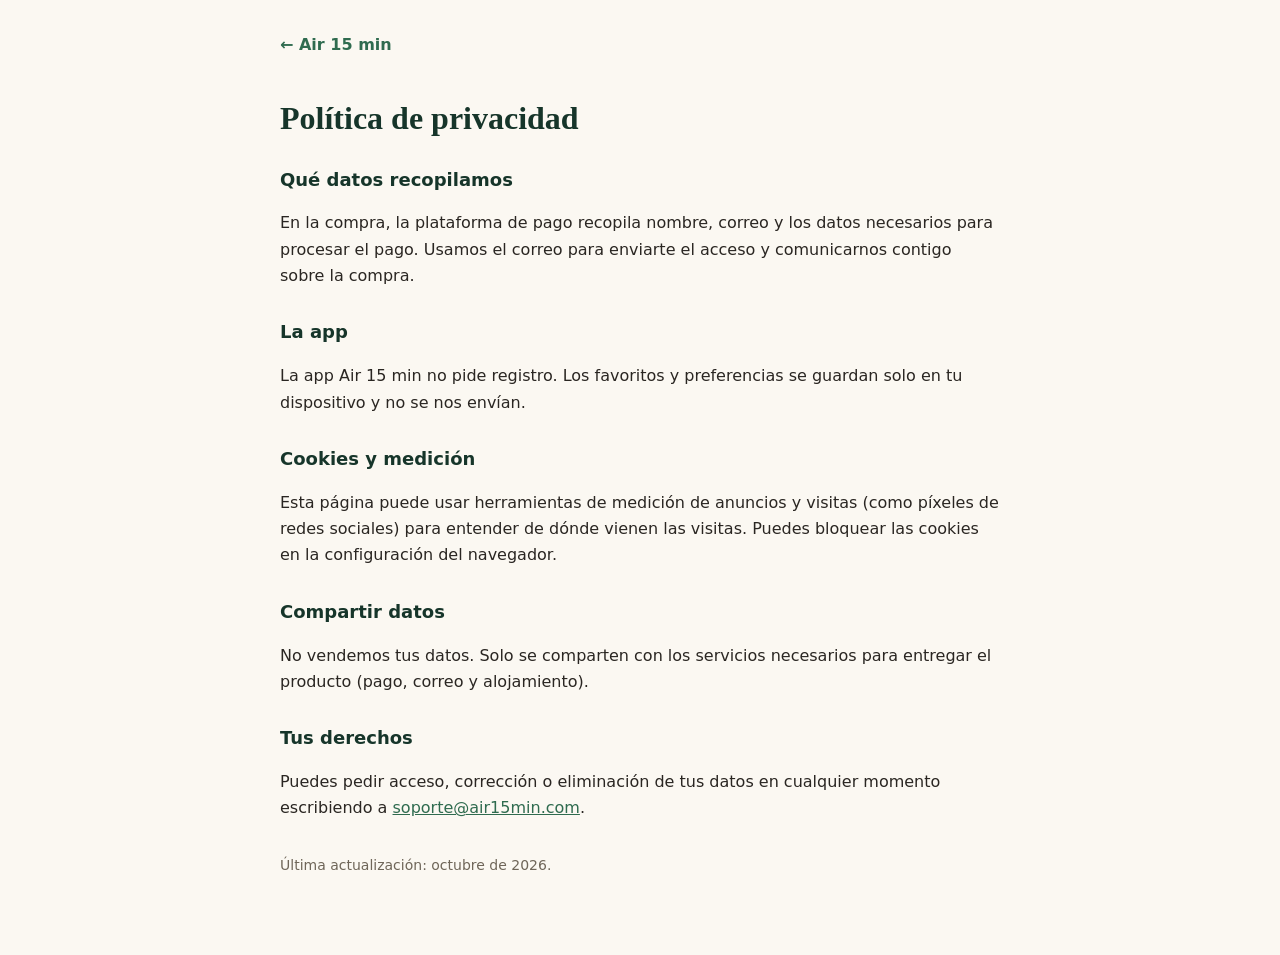
<file: es/privacidade.html>
<!doctype html><html lang="es"><head><meta charset="utf-8"><meta name="viewport" content="width=device-width, initial-scale=1"><title>Política de privacidad · Air 15 min</title><meta name="robots" content="noindex"><link rel="icon" href="img/icon-192.png"><style>body{margin:0;background:#FBF8F2;color:#2A2622;font:16px/1.65 system-ui,-apple-system,sans-serif}main{max-width:720px;margin:0 auto;padding:32px 20px 64px}a{color:#2F6B4F}h1{font:800 32px/1.15 Georgia,serif;color:#16352A}h2{font-size:18px;color:#16352A;margin-top:28px}.voltar{display:inline-block;margin-bottom:20px;font-weight:600;text-decoration:none}</style></head><body><main><a class="voltar" href="./">← Air 15 min</a><h1>Política de privacidad</h1><h2>Qué datos recopilamos</h2><p>En la compra, la plataforma de pago recopila nombre, correo y los datos necesarios para procesar el pago. Usamos el correo para enviarte el acceso y comunicarnos contigo sobre la compra.</p><h2>La app</h2><p>La app Air 15 min no pide registro. Los favoritos y preferencias se guardan solo en tu dispositivo y no se nos envían.</p><h2>Cookies y medición</h2><p>Esta página puede usar herramientas de medición de anuncios y visitas (como píxeles de redes sociales) para entender de dónde vienen las visitas. Puedes bloquear las cookies en la configuración del navegador.</p><h2>Compartir datos</h2><p>No vendemos tus datos. Solo se comparten con los servicios necesarios para entregar el producto (pago, correo y alojamiento).</p><h2>Tus derechos</h2><p>Puedes pedir acceso, corrección o eliminación de tus datos en cualquier momento escribiendo a <a href="mailto:soporte@air15min.com">soporte@air15min.com</a>.</p><p style="margin-top:32px;color:#6F6659;font-size:14px">Última actualización: octubre de 2026.</p></main></body></html>
</file>
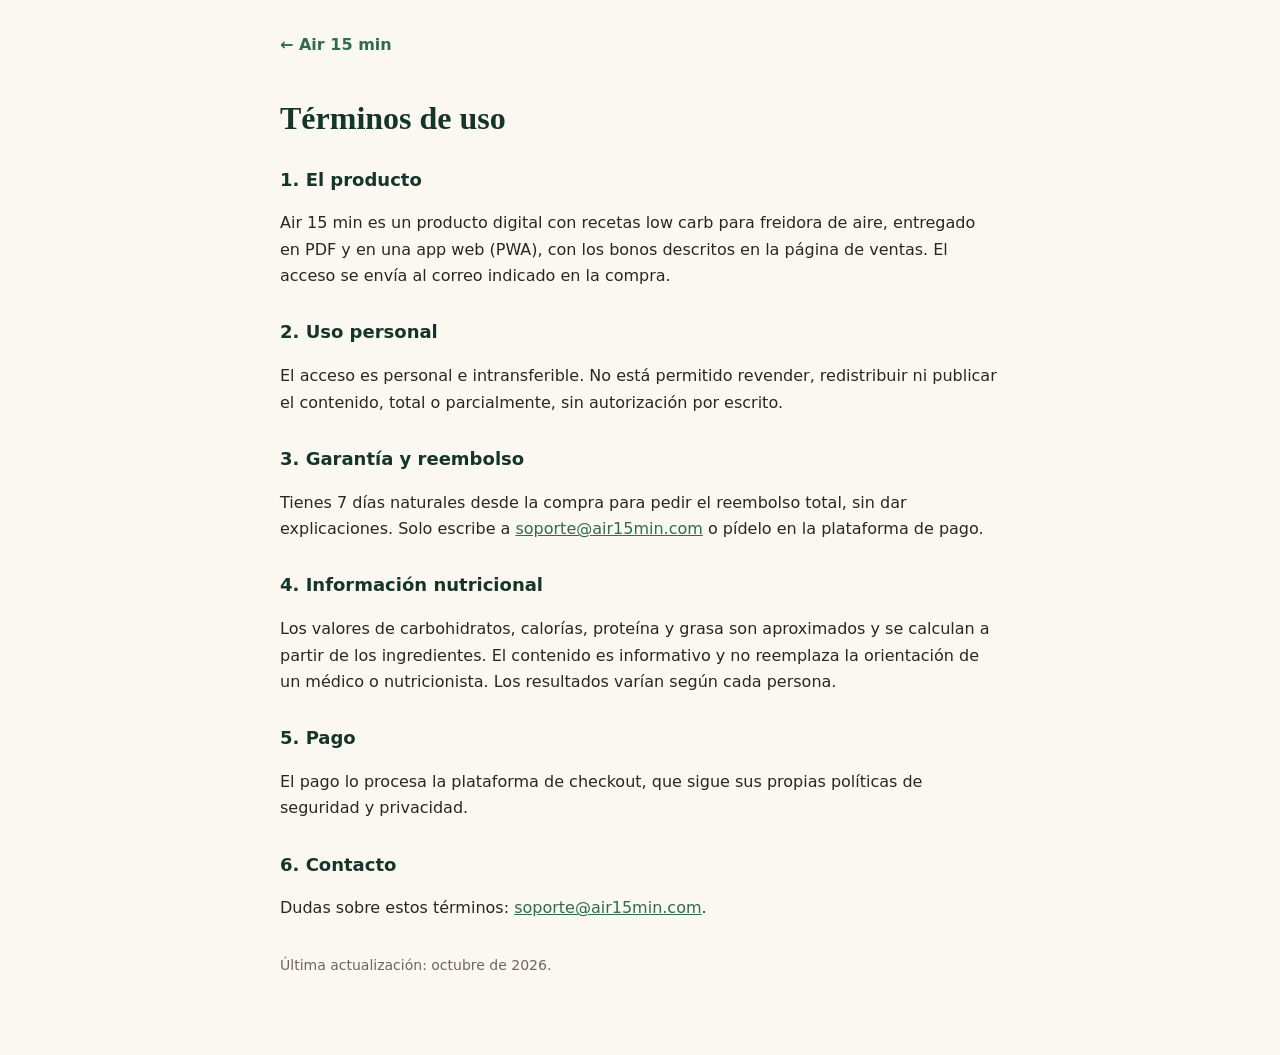
<file: es/termos.html>
<!doctype html><html lang="es"><head><meta charset="utf-8"><meta name="viewport" content="width=device-width, initial-scale=1"><title>Términos de uso · Air 15 min</title><meta name="robots" content="noindex"><link rel="icon" href="img/icon-192.png"><style>body{margin:0;background:#FBF8F2;color:#2A2622;font:16px/1.65 system-ui,-apple-system,sans-serif}main{max-width:720px;margin:0 auto;padding:32px 20px 64px}a{color:#2F6B4F}h1{font:800 32px/1.15 Georgia,serif;color:#16352A}h2{font-size:18px;color:#16352A;margin-top:28px}.voltar{display:inline-block;margin-bottom:20px;font-weight:600;text-decoration:none}</style></head><body><main><a class="voltar" href="./">← Air 15 min</a><h1>Términos de uso</h1><h2>1. El producto</h2><p>Air 15 min es un producto digital con recetas low carb para freidora de aire, entregado en PDF y en una app web (PWA), con los bonos descritos en la página de ventas. El acceso se envía al correo indicado en la compra.</p><h2>2. Uso personal</h2><p>El acceso es personal e intransferible. No está permitido revender, redistribuir ni publicar el contenido, total o parcialmente, sin autorización por escrito.</p><h2>3. Garantía y reembolso</h2><p>Tienes 7 días naturales desde la compra para pedir el reembolso total, sin dar explicaciones. Solo escribe a <a href="mailto:soporte@air15min.com">soporte@air15min.com</a> o pídelo en la plataforma de pago.</p><h2>4. Información nutricional</h2><p>Los valores de carbohidratos, calorías, proteína y grasa son aproximados y se calculan a partir de los ingredientes. El contenido es informativo y no reemplaza la orientación de un médico o nutricionista. Los resultados varían según cada persona.</p><h2>5. Pago</h2><p>El pago lo procesa la plataforma de checkout, que sigue sus propias políticas de seguridad y privacidad.</p><h2>6. Contacto</h2><p>Dudas sobre estos términos: <a href="mailto:soporte@air15min.com">soporte@air15min.com</a>.</p><p style="margin-top:32px;color:#6F6659;font-size:14px">Última actualización: octubre de 2026.</p></main></body></html>
</file>
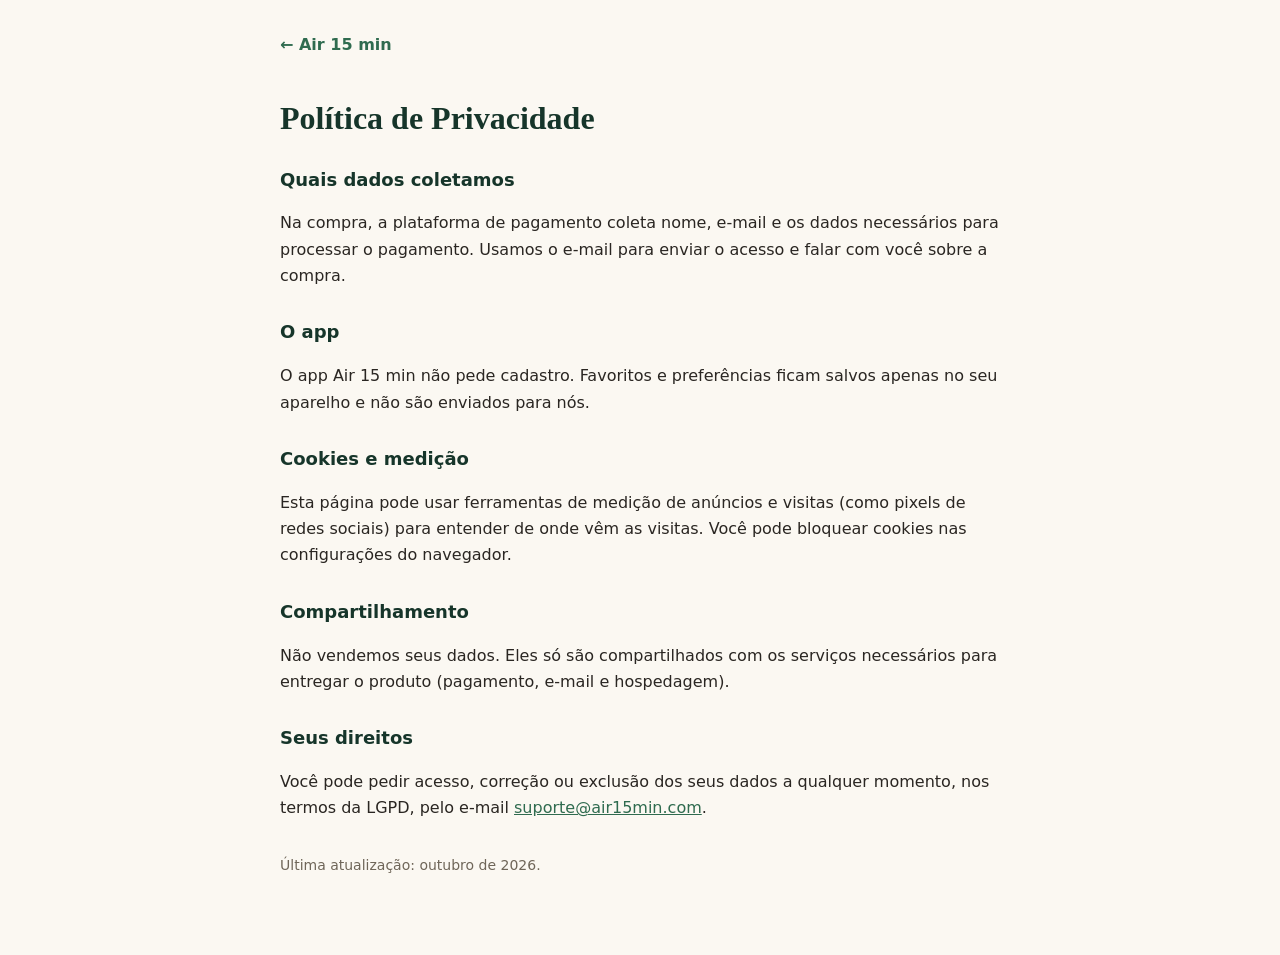
<file: pt/privacidade.html>
<!doctype html><html lang="pt-BR"><head><meta charset="utf-8"><meta name="viewport" content="width=device-width, initial-scale=1"><title>Política de Privacidade · Air 15 min</title><meta name="robots" content="noindex"><link rel="icon" href="img/icon-192.png"><style>body{margin:0;background:#FBF8F2;color:#2A2622;font:16px/1.65 system-ui,-apple-system,sans-serif}main{max-width:720px;margin:0 auto;padding:32px 20px 64px}a{color:#2F6B4F}h1{font:800 32px/1.15 Georgia,serif;color:#16352A}h2{font-size:18px;color:#16352A;margin-top:28px}.voltar{display:inline-block;margin-bottom:20px;font-weight:600;text-decoration:none}</style></head><body><main><a class="voltar" href="./">← Air 15 min</a><h1>Política de Privacidade</h1><h2>Quais dados coletamos</h2><p>Na compra, a plataforma de pagamento coleta nome, e-mail e os dados necessários para processar o pagamento. Usamos o e-mail para enviar o acesso e falar com você sobre a compra.</p><h2>O app</h2><p>O app Air 15 min não pede cadastro. Favoritos e preferências ficam salvos apenas no seu aparelho e não são enviados para nós.</p><h2>Cookies e medição</h2><p>Esta página pode usar ferramentas de medição de anúncios e visitas (como pixels de redes sociais) para entender de onde vêm as visitas. Você pode bloquear cookies nas configurações do navegador.</p><h2>Compartilhamento</h2><p>Não vendemos seus dados. Eles só são compartilhados com os serviços necessários para entregar o produto (pagamento, e-mail e hospedagem).</p><h2>Seus direitos</h2><p>Você pode pedir acesso, correção ou exclusão dos seus dados a qualquer momento, nos termos da LGPD, pelo e-mail <a href="mailto:suporte@air15min.com">suporte@air15min.com</a>.</p><p style="margin-top:32px;color:#6F6659;font-size:14px">Última atualização: outubro de 2026.</p></main></body></html>
</file>
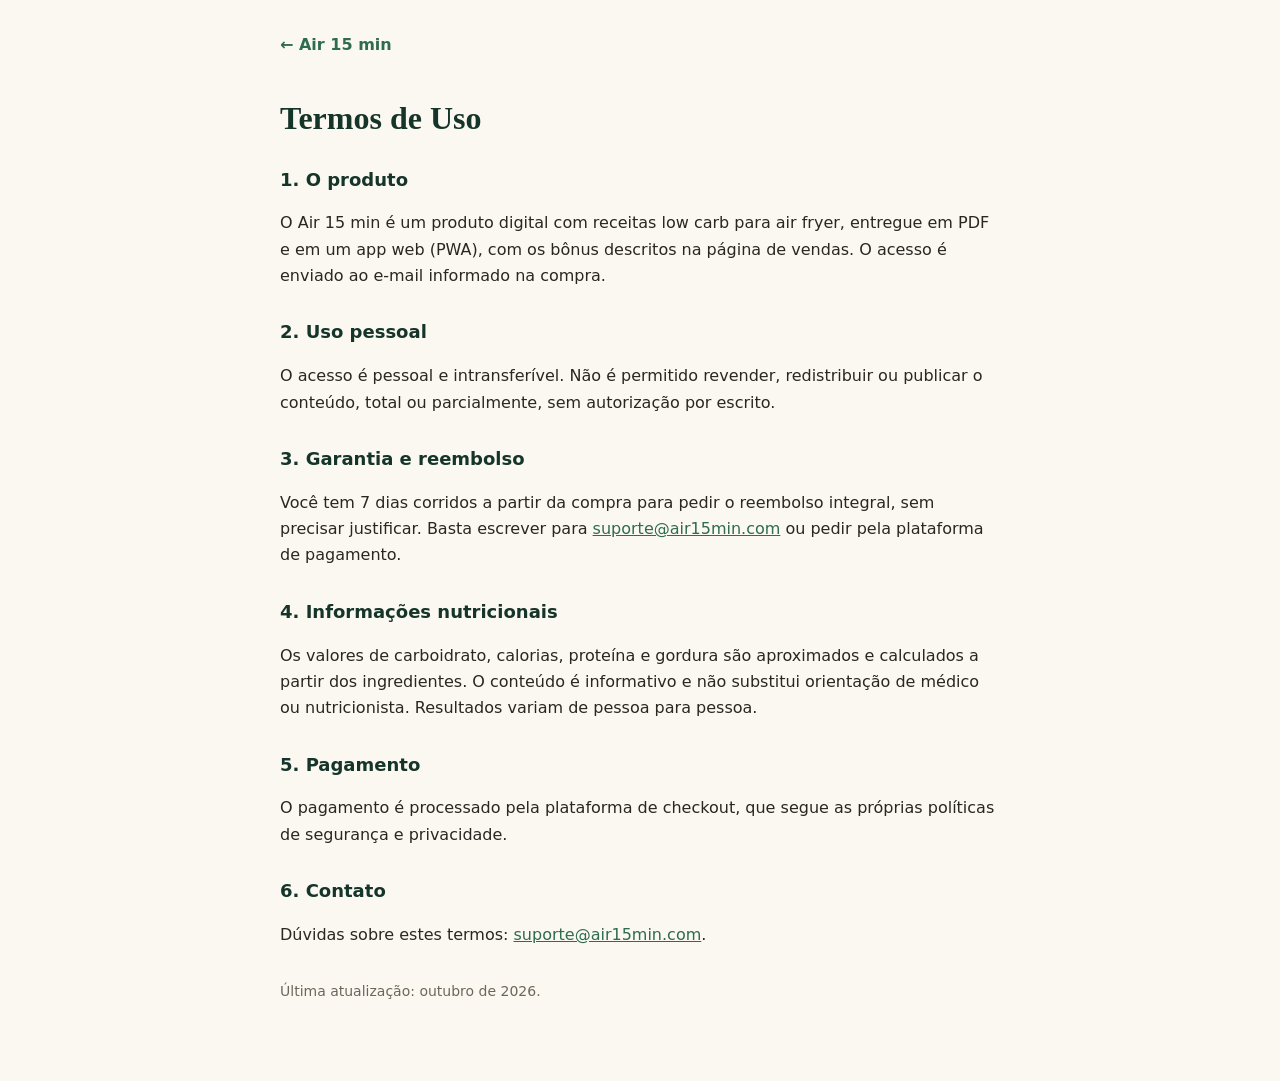
<file: pt/termos.html>
<!doctype html><html lang="pt-BR"><head><meta charset="utf-8"><meta name="viewport" content="width=device-width, initial-scale=1"><title>Termos de Uso · Air 15 min</title><meta name="robots" content="noindex"><link rel="icon" href="img/icon-192.png"><style>body{margin:0;background:#FBF8F2;color:#2A2622;font:16px/1.65 system-ui,-apple-system,sans-serif}main{max-width:720px;margin:0 auto;padding:32px 20px 64px}a{color:#2F6B4F}h1{font:800 32px/1.15 Georgia,serif;color:#16352A}h2{font-size:18px;color:#16352A;margin-top:28px}.voltar{display:inline-block;margin-bottom:20px;font-weight:600;text-decoration:none}</style></head><body><main><a class="voltar" href="./">← Air 15 min</a><h1>Termos de Uso</h1><h2>1. O produto</h2><p>O Air 15 min é um produto digital com receitas low carb para air fryer, entregue em PDF e em um app web (PWA), com os bônus descritos na página de vendas. O acesso é enviado ao e-mail informado na compra.</p><h2>2. Uso pessoal</h2><p>O acesso é pessoal e intransferível. Não é permitido revender, redistribuir ou publicar o conteúdo, total ou parcialmente, sem autorização por escrito.</p><h2>3. Garantia e reembolso</h2><p>Você tem 7 dias corridos a partir da compra para pedir o reembolso integral, sem precisar justificar. Basta escrever para <a href="mailto:suporte@air15min.com">suporte@air15min.com</a> ou pedir pela plataforma de pagamento.</p><h2>4. Informações nutricionais</h2><p>Os valores de carboidrato, calorias, proteína e gordura são aproximados e calculados a partir dos ingredientes. O conteúdo é informativo e não substitui orientação de médico ou nutricionista. Resultados variam de pessoa para pessoa.</p><h2>5. Pagamento</h2><p>O pagamento é processado pela plataforma de checkout, que segue as próprias políticas de segurança e privacidade.</p><h2>6. Contato</h2><p>Dúvidas sobre estes termos: <a href="mailto:suporte@air15min.com">suporte@air15min.com</a>.</p><p style="margin-top:32px;color:#6F6659;font-size:14px">Última atualização: outubro de 2026.</p></main></body></html>
</file>
